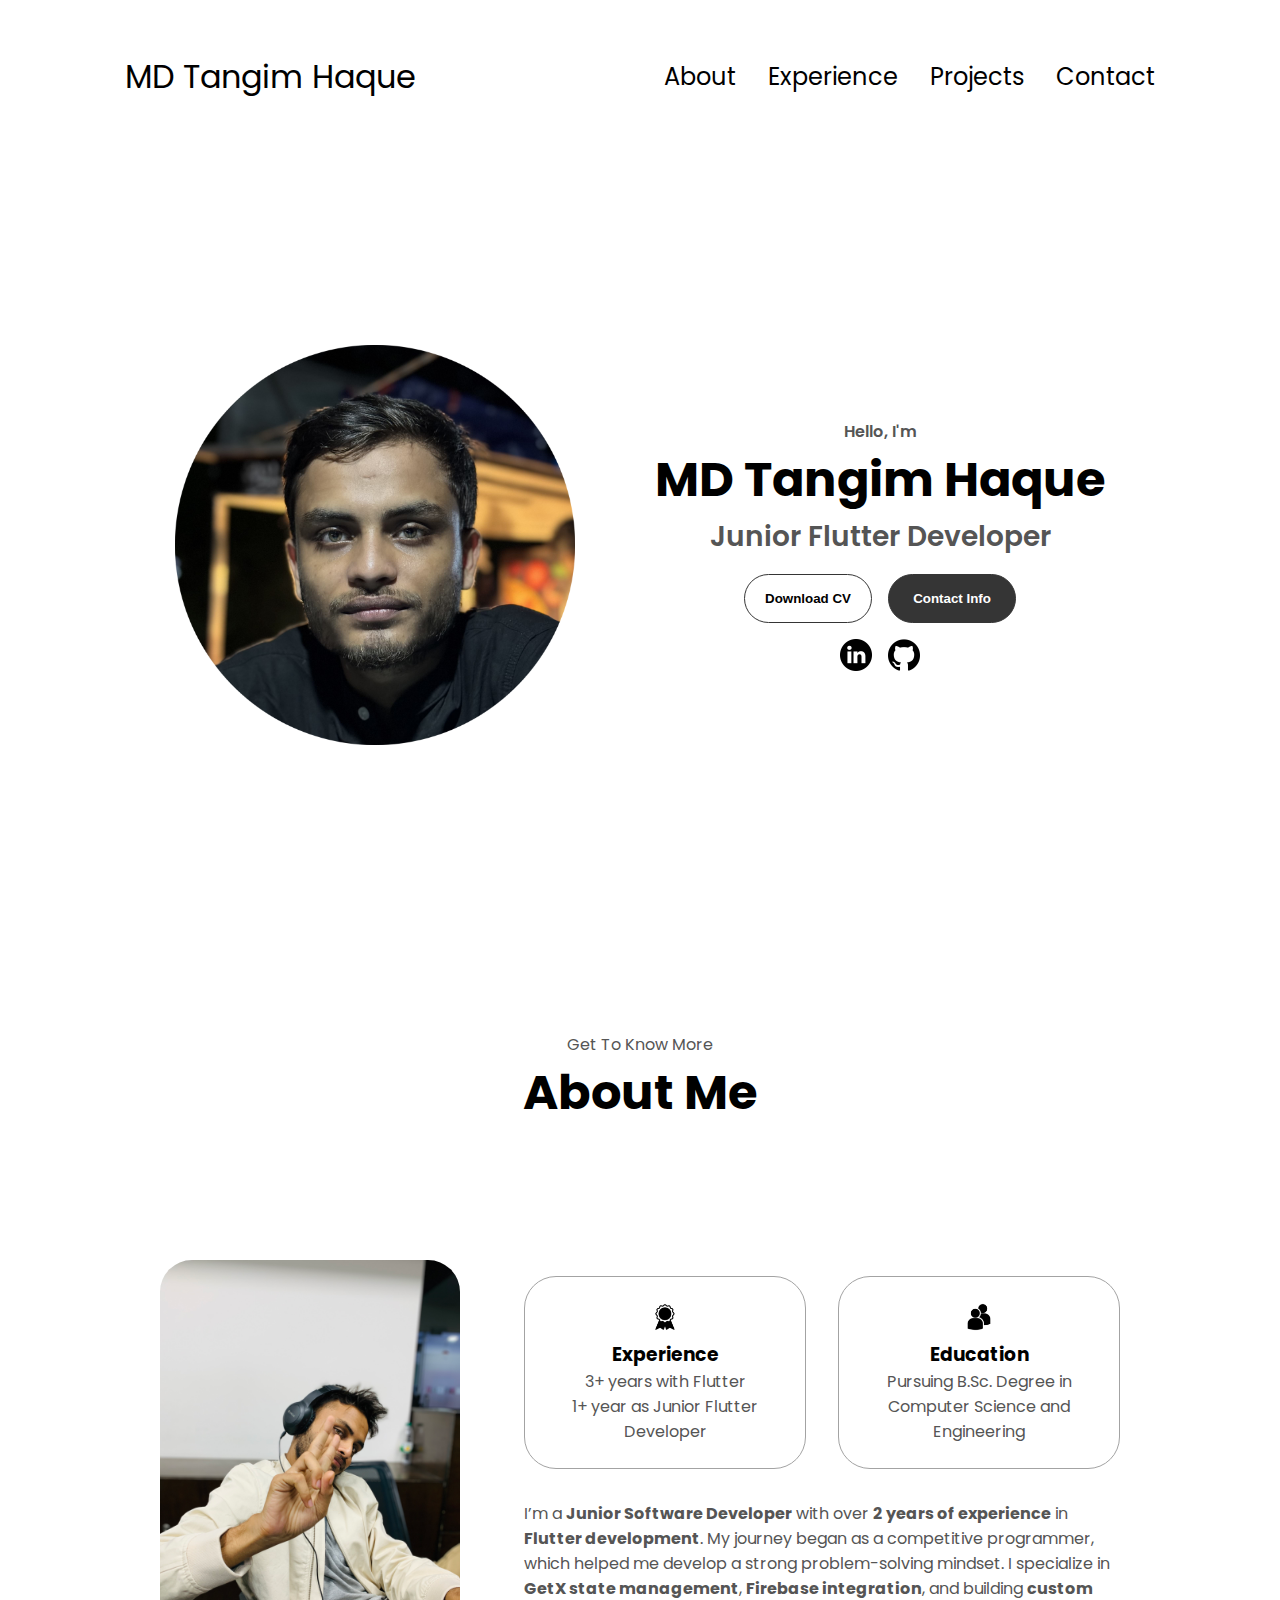
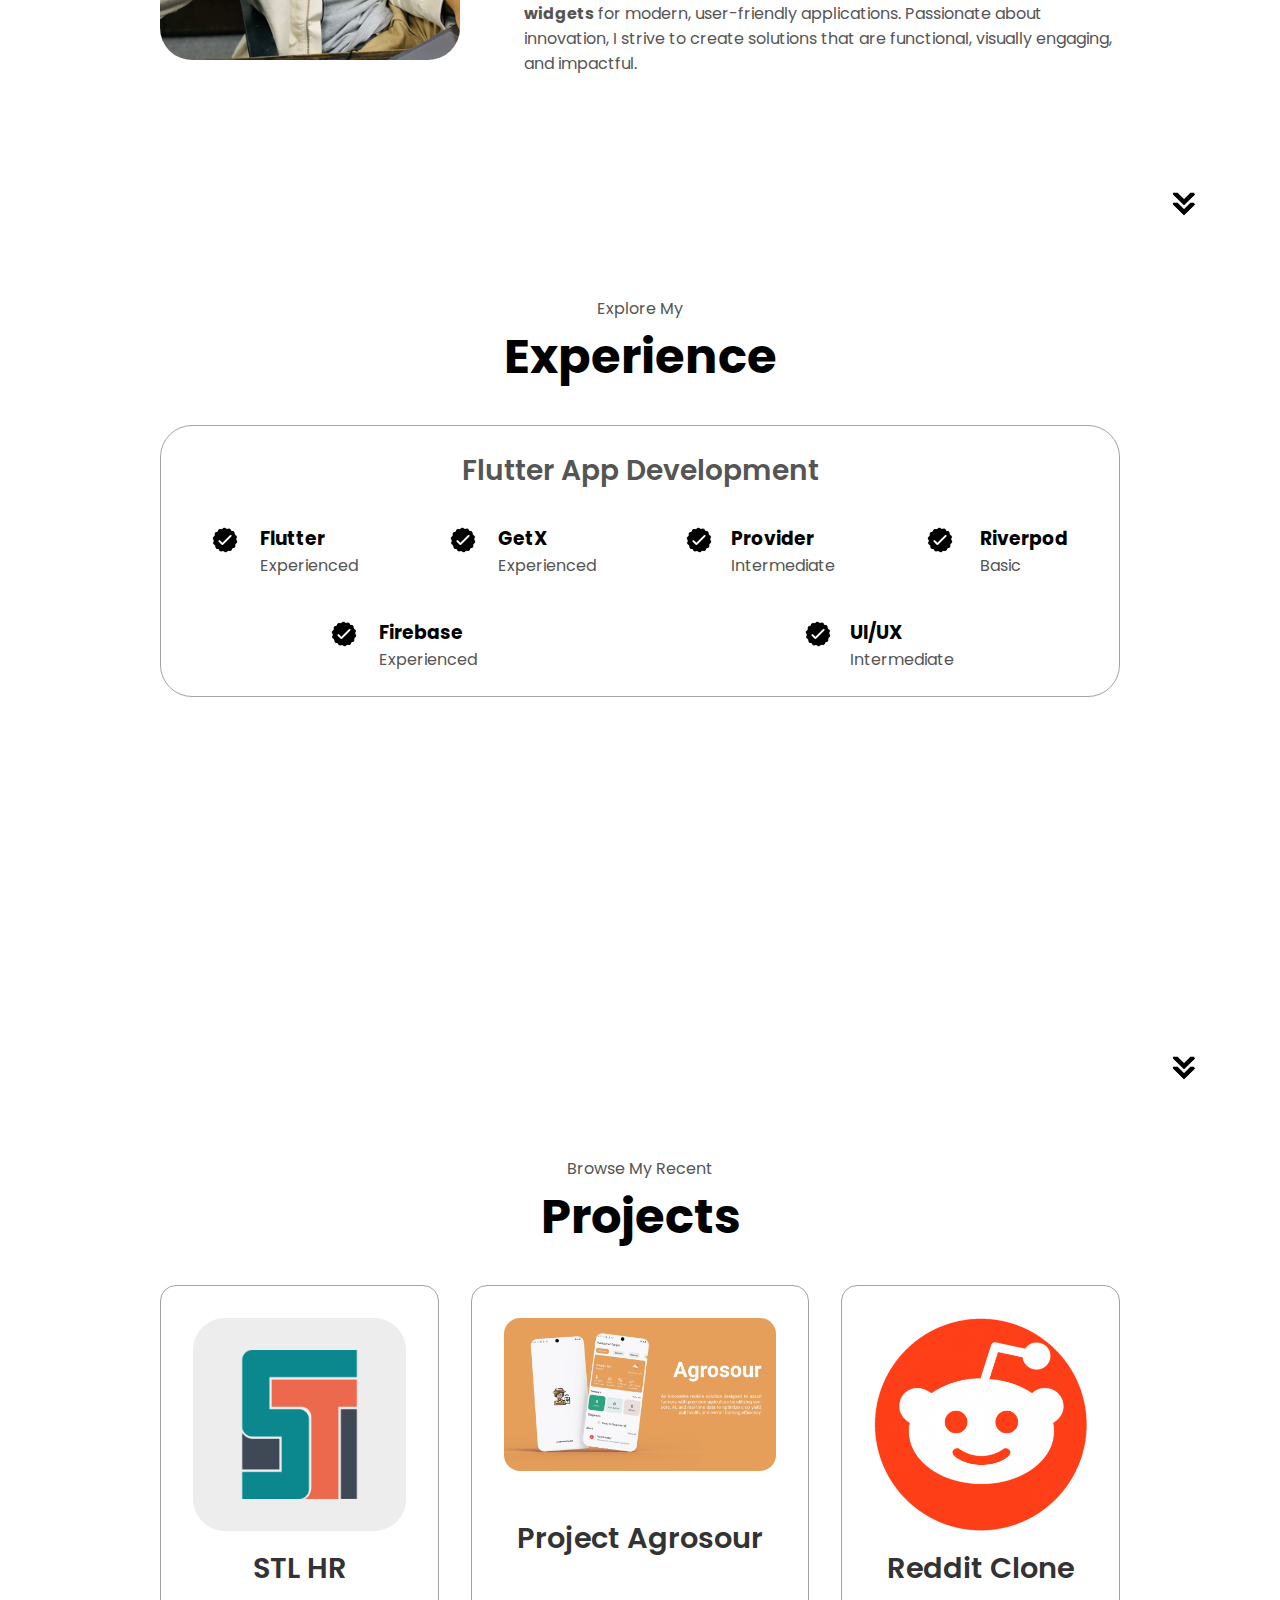
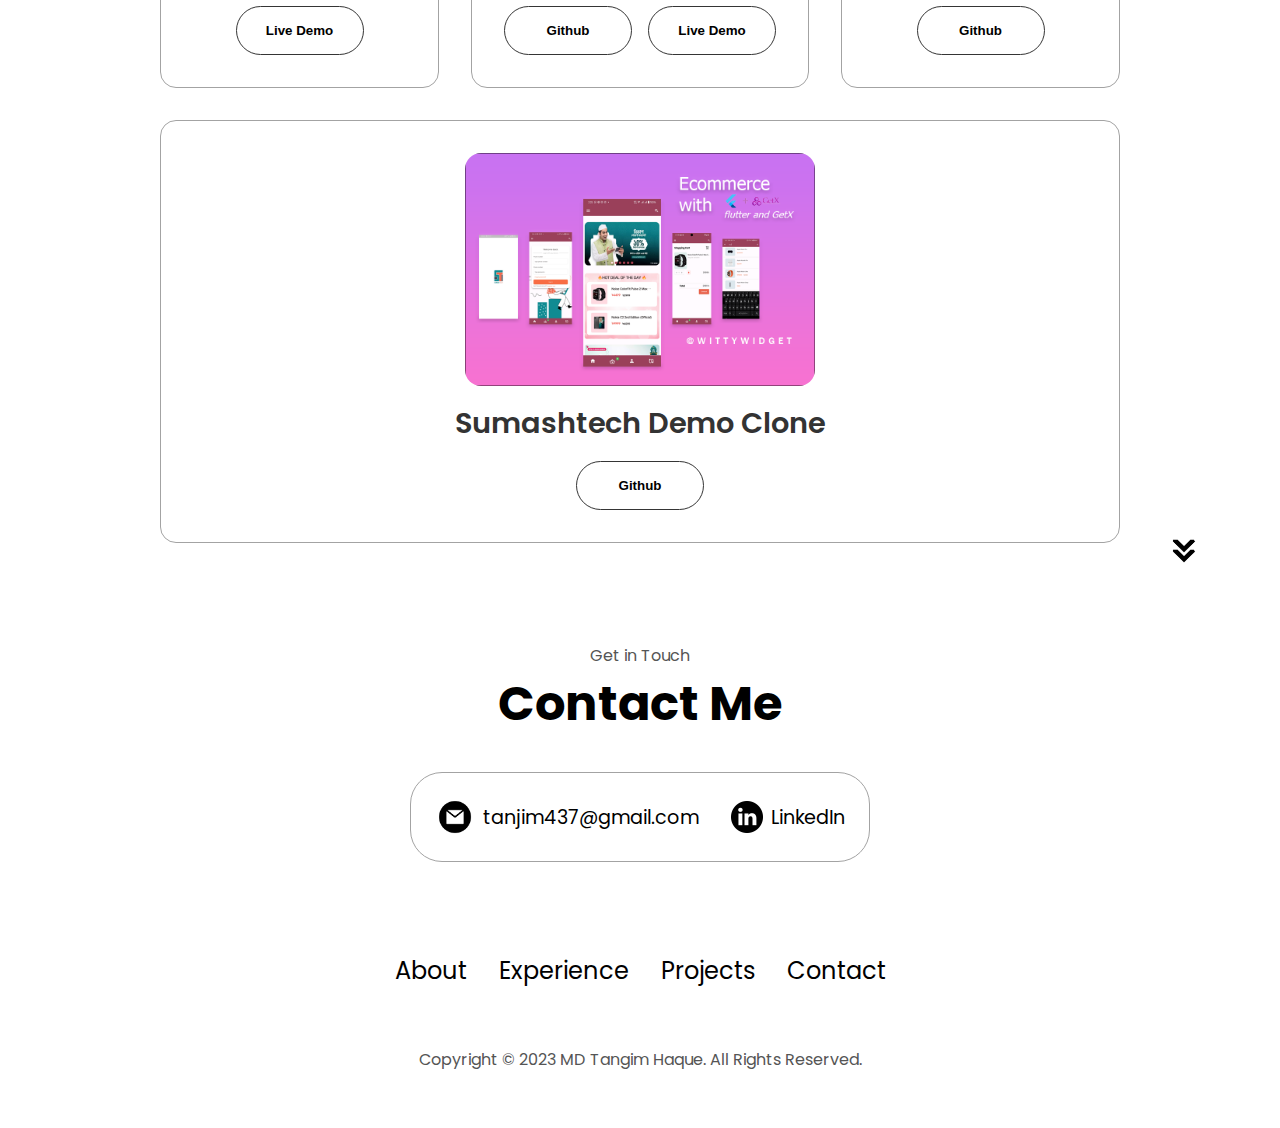
<file: index.html>
<!DOCTYPE html>
<html lang="en">

<head>
  <meta charset="UTF-8" />
  <meta http-equiv="X-UA-Compatible" content="IE=edge" />
  <meta name="viewport" content="width=device-width, initial-scale=1.0" />
  <title>MD Tangim haque</title>
  <link rel="stylesheet" href="style.css" />
  <link rel="stylesheet" href="mediaqueries.css" />
</head>

<body>
  <nav id="desktop-nav">
    <div class="logo">MD Tangim Haque</div>
    <div>
      <ul class="nav-links">
        <li><a href="#about">About</a></li>
        <li><a href="#experience">Experience</a></li>
        <li><a href="#projects">Projects</a></li>
        <li><a href="#contact">Contact</a></li>
      </ul>
    </div>
  </nav>
  <nav id="hamburger-nav">
    <div class="logo">MD Tangim Haque</div>
    <div class="hamburger-menu">
      <div class="hamburger-icon" onclick="toggleMenu()">
        <span></span>
        <span></span>
        <span></span>
      </div>
      <div class="menu-links">
        <li><a href="#about" onclick="toggleMenu()">About</a></li>
        <li><a href="#experience" onclick="toggleMenu()">Experience</a></li>
        <li><a href="#projects" onclick="toggleMenu()">Projects</a></li>
        <li><a href="#contact" onclick="toggleMenu()">Contact</a></li>
      </div>
    </div>
  </nav>
  <section id="profile">
    <div class="section__pic-container" id="profile_photo">
      <img src="./assets/profile-pic.png" alt="MD Tangim Haque profile picture" />
    </div>
    <div class="section__text">
      <p class="section__text__p1">Hello, I'm</p>
      <h1 class="title">MD Tangim Haque</h1>
      <p class="section__text__p2">Junior Flutter Developer</p>
      <div class="btn-container">
        <button class="btn btn-color-2"
          onclick="window.open('./assets/Md Tangim haque.pdf')">
          Download CV
        </button>
        <button class="btn btn-color-1" onclick="location.href='./#contact'">
          Contact Info
        </button>
      </div>
      <div id="socials-container">
        <img src="./assets/linkedin.png" alt="My LinkedIn profile" class="icon"
          onclick="location.href='https://www.linkedin.com/in/tangimhere/'" />
        <img src="./assets/github.png" alt="My Github profile" class="icon"
          onclick="location.href='https://github.com/imtangim/'" />
      </div>
    </div>
  </section>
  <section id="about">
    <p class="section__text__p1">Get To Know More</p>
    <h1 class="title">About Me</h1>
    <div class="section-container">
      <div class="section__pic-container">
        <img src="./assets/about-pic.jpg" alt="Profile picture" class="about-pic" />
      </div>
      <div class="about-details-container">
        <div class="about-containers">
          <div class="details-container">
            <img src="./assets/experience.png" alt="Experience icon" class="icon" />
            <h3>Experience</h3>
            <p>3+ years with Flutter <br /> 1+ year as Junior Flutter Developer</p>

          </div>
          <div class="details-container">
            <img src="./assets/education.png" alt="Education icon" class="icon" />
            <h3>Education</h3>
            <p>Pursuing B.Sc. Degree in <br />Computer Science and Engineering</p>
          </div>
        </div>
        <div class="text-container">
          <p>
            I’m a <strong>Junior Software Developer</strong> with over <strong>2 years of experience</strong> in
            <strong>Flutter development</strong>. My journey began as a competitive programmer, which helped me develop
            a strong problem-solving mindset. I specialize in <strong>GetX state management</strong>, <strong>Firebase
              integration</strong>, and building <strong>custom widgets</strong> for modern, user-friendly applications.
            Passionate about innovation, I strive to create solutions that are functional, visually engaging, and
            impactful.
          </p>



        </div>
      </div>
    </div>
    <img src="./assets/arrow.png" alt="Arrow icon" class="icon arrow" onclick="location.href='./#experience'" />
  </section>
  <section id="experience">
    <p class="section__text__p1">Explore My</p>
    <h1 class="title">Experience</h1>
    <div class="experience-details-container">
      <div class="about-containers">
        <div class="details-container">
          <h2 class="experience-sub-title">Flutter App Development</h2>
          <div class="article-container">
            <article>
              <img src="./assets/checkmark.png" alt="Experience icon" class="icon" />
              <div>
                <h3>Flutter</h3>
                <p>Experienced</p>
              </div>
            </article>
            <article>
              <img src="./assets/checkmark.png" alt="Experience icon" class="icon" />
              <div>
                <h3>GetX</h3>
                <p>Experienced</p>
              </div>
            </article>
            <article>
              <img src="./assets/checkmark.png" alt="Experience icon" class="icon" />
              <div>
                <h3>Provider</h3>
                <p>Intermediate</p>
              </div>
            </article>
            <article>
              <img src="./assets/checkmark.png" alt="Experience icon" class="icon" />
              <div>
                <h3>Riverpod</h3>
                <p>Basic</p>
              </div>
            </article>
            <article>
              <img src="./assets/checkmark.png" alt="Experience icon" class="icon" />
              <div>
                <h3>Firebase</h3>
                <p>Experienced</p>
              </div>
            </article>
            <article>
              <img src="./assets/checkmark.png" alt="Experience icon" class="icon" />
              <div>
                <h3>UI/UX</h3>
                <p>Intermediate</p>
              </div>
            </article>
          </div>
        </div>
      </div>
    </div>
    <img src="./assets/arrow.png" alt="Arrow icon" class="icon arrow" onclick="location.href='./#projects'" />
  </section>
  <section id="projects">
    <p class="section__text__p1">Browse My Recent</p>
    <h1 class="title">Projects</h1>
    <div class="experience-details-container">
      <div class="about-containers">
        <div class="details-container color-container">
          <div class="article-container">
            <img src="./assets/project-1.png" alt="Project 1" class="project-img" />
          </div>
          <h2 class="experience-sub-title project-title">STL HR</h2>
          <div class="btn-container">
            <!-- <button class="btn btn-color-2 project-btn" onclick="location.href='https://github.com/'">
              Github
            </button> -->
            <button class="btn btn-color-2 project-btn"
              onclick="location.href='https://stl-hr.en.uptodown.com/android'">
              Live Demo
            </button>
          </div>
        </div>
        <div class="details-container color-container">
          <div class="article-container">
            <img src="./assets/project-2.jpg" alt="Project 2" class="project-img" />
          </div>
          <h2 class="experience-sub-title project-title">Project Agrosour</h2>
          <div class="btn-container">
            <button class="btn btn-color-2 project-btn" onclick="location.href='https://github.com/imtangim/Agrosour'">
              Github
            </button>
            <button class="btn btn-color-2 project-btn" onclick="location.href='https://imtangim.github.io/Agrosour/'">
              Live Demo
            </button>
          </div>
        </div>
        <div class="details-container color-container">
          <div class="article-container">
            <img src="./assets/project-3.png" alt="Project 3" class="project-img" />
          </div>
          <h2 class="experience-sub-title project-title">Reddit Clone</h2>
          <div class="btn-container">
            <button class="btn btn-color-2 project-btn"
              onclick="location.href='https://github.com/imtangim/Reddit-Clone'">
              Github
            </button>
          </div>
        </div>
        <div class="details-container color-container">
          <div class="article-container">
            <img src="./assets/project-4.png" alt="Project 3" class="project-img" />
          </div>
          <h2 class="experience-sub-title project-title">Sumashtech Demo Clone</h2>
          <div class="btn-container">
            <button class="btn btn-color-2 project-btn"
              onclick="location.href='https://github.com/imtangim/sumash_tech_ecommerce'">
              Github
            </button>
          </div>
        </div>
      </div>
    </div>
    <img src="./assets/arrow.png" alt="Arrow icon" class="icon arrow" onclick="location.href='./#contact'" />
  </section>
  <section id="contact">
    <p class="section__text__p1">Get in Touch</p>
    <h1 class="title">Contact Me</h1>
    <div class="contact-info-upper-container">
      <div class="contact-info-container">
        <img src="./assets/email.png" alt="Email icon" class="icon contact-icon email-icon" />
        <p><a href="mailto:tanjim437@gmail.com">tanjim437@gmail.com</a></p>
      </div>
      <div class="contact-info-container">
        <img src="./assets/linkedin.png" alt="LinkedIn icon" class="icon contact-icon" />
        <p><a href="'https://github.com/imtangim/'">LinkedIn</a></p>
      </div>
    </div>
  </section>
  <footer>
    <nav>
      <div class="nav-links-container">
        <ul class="nav-links">
          <li><a href="#about">About</a></li>
          <li><a href="#experience">Experience</a></li>
          <li><a href="#projects">Projects</a></li>
          <li><a href="#contact">Contact</a></li>
        </ul>
      </div>
    </nav>
    <p>Copyright &#169; 2023 MD Tangim Haque. All Rights Reserved.</p>
  </footer>
  <script src="script.js"></script>
</body>

</html>
</file>
<file: style.css>
@import url("https://fonts.googleapis.com/css2?family=Poppins:wght@300;400;500;600&display=swap");

* {
  margin: 0;
  padding: 0;
}

body {
  font-family: "Poppins", sans-serif;
}

html {
  scroll-behavior: smooth;
}

p {
  color: rgb(85, 85, 85);
}



a,
.btn {
  transition: all 300ms ease;
}



nav,
.nav-links {
  display: flex;
}

nav {
  justify-content: space-around;
  align-items: center;
  height: 17vh;
}

.nav-links {
  gap: 2rem;
  list-style: none;
  font-size: 1.5rem;
}

a {
  color: black;
  text-decoration: none;
  text-decoration-color: white;
}

a:hover {
  color: grey;
  text-decoration: underline;
  text-underline-offset: 1rem;
  text-decoration-color: rgb(181, 181, 181);
}

.logo {
  font-size: 2rem;
}

.logo:hover {
  cursor: default;
}



#hamburger-nav {
  display: none;
}

.hamburger-menu {
  position: relative;
  display: inline-block;
}

.hamburger-icon {
  display: flex;
  flex-direction: column;
  justify-content: space-between;
  height: 24px;
  width: 30px;
  cursor: pointer;
}

.hamburger-icon span {
  width: 100%;
  height: 2px;
  background-color: black;
  transition: all 0.3 ease-in-out;
}

.menu-links {
  position: absolute;
  top: 100%;
  right: 0;
  background-color: white;
  width: fit-content;
  max-height: 0;
  overflow: hidden;
  transition: all 0.3 ease-in-out;
}

.menu-links a {
  display: block;
  padding: 10px;
  text-align: center;
  font-size: 1.5rem;
  color: black;
  text-decoration: none;
  transition: all 0.3 ease-in-out;
}

.menu-links li {
  list-style: none;
}

.menu-links.open {
  max-height: 300px;
}

.hamburger-icon.open span:first-child {
  transform: rotate(45deg) translate(10px, 5px);
}

.hamburger-icon.open span:nth-child(2) {
  opacity: 0;
}

.hamburger-icon.open span:last-child {
  transform: rotate(-45deg) translate(10px, -5px);
}

.hamburger-icon span:first-child {
  transform: none;
}

.hamburger-icon span:first-child {
  opacity: 1;
}

.hamburger-icon span:first-child {
  transform: none;
}



section {
  padding-top: 4vh;
  height: 96vh;
  margin: 0 10rem;
  box-sizing: border-box;
  min-height: fit-content;
}

.section-container {
  display: flex;
}



#profile {
  display: flex;
  justify-content: center;
  gap: 5rem;
  height: 80vh;
}

.section__pic-container {
  display: flex;
  height: 400px;
  width: 400px;
  margin: auto;
  justify-content: center;
}




.section__text {
  align-self: center;
  text-align: center;
}

.section__text p {
  font-weight: 600;
}

.section__text__p1 {
  text-align: center;
}

.section__text__p2 {
  font-size: 1.75rem;
  margin-bottom: 1rem;
}

.title {
  font-size: 3rem;
  text-align: center;
}

#socials-container {
  display: flex;
  justify-content: center;
  margin-top: 1rem;
  gap: 1rem;
}



.icon {
  cursor: pointer;
  height: 2rem;
}



.btn-container {
  display: flex;
  justify-content: center;
  gap: 1rem;
}

.btn {
  font-weight: 600;
  transition: all 300ms ease;
  padding: 1rem;
  width: 8rem;
  border-radius: 2rem;
}

.btn-color-1,
.btn-color-2 {
  border: rgb(53, 53, 53) 0.1rem solid;
}

.btn-color-1:hover,
.btn-color-2:hover {
  cursor: pointer;
}

.btn-color-1,
.btn-color-2:hover {
  background: rgb(53, 53, 53);
  color: white;
}

.btn-color-1:hover {
  background: rgb(0, 0, 0);
}

.btn-color-2 {
  background: none;
}

.btn-color-2:hover {
  border: rgb(255, 255, 255) 0.1rem solid;
}

.btn-container {
  gap: 1rem;
}



#about {
  position: relative;
}

.about-containers {
  gap: 2rem;
  margin-bottom: 2rem;
  margin-top: 2rem;
}

.about-details-container {
  justify-content: center;
  flex-direction: column;
}

.about-containers,
.about-details-container {
  display: flex;
}

.about-pic {
  border-radius: 2rem;
}

.arrow {
  position: absolute;
  right: -5rem;
  bottom: 2.5rem;
}

.details-container {
  padding: 1.5rem;
  flex: 1;
  background: white;
  border-radius: 2rem;
  border: rgb(53, 53, 53) 0.1rem solid;
  border-color: rgb(163, 163, 163);
  text-align: center;
}

.section-container {
  gap: 4rem;
  height: 80%;
}

.section__pic-container {
  height: 400px;
  width: 400px;
  margin: auto 0;
}



#experience {
  position: relative;
}

.experience-sub-title {
  color: rgb(85, 85, 85);
  font-weight: 600;
  font-size: 1.75rem;
  margin-bottom: 2rem;
}

.experience-details-container {
  display: flex;
  justify-content: center;
  flex-direction: column;
}

.article-container {
  display: flex;
  text-align: initial;
  flex-wrap: wrap;
  flex-direction: row;
  gap: 2.5rem;
  justify-content: space-around;
}

article {
  display: flex;
  width: 10rem;
  justify-content: space-around;
  gap: 0.5rem;
}

article .icon {
  cursor: default;
}


#projects {
  position: relative;
  padding: 2rem 0;
}

.color-container {
  background: rgb(250, 250, 250);
  background-color: white;
  padding: 2rem;
  display: flex;
  flex-direction: column;
  align-items: center;
  border-radius: 1rem;
  justify-content: space-between;
}

.project-img {
  border-radius: 1rem;
  width: 100%;
  max-width: 350px;
  height: auto;
  margin-bottom: 1rem;
  object-fit: cover;
  display: block;
  margin-left: auto;
  margin-right: auto;
}

.project-title {
  font-size: 1.8rem;
  color: #333;
  font-weight: 600;
  text-align: center;
  margin-bottom: 1rem;
}

.btn-container {
  display: flex;
  justify-content: center;
  gap: 1rem;
}

.project-btn {
  font-weight: 600;
  padding: 1rem;
  width: 8rem;
  border-radius: 2rem;
  text-align: center;
  transition: background 300ms ease;
}

.project-btn:hover {
  background: rgb(53, 53, 53);
  color: white;
  cursor: pointer;
}




#contact {
  display: flex;
  justify-content: center;
  flex-direction: column;
  height: 70vh;
}

.contact-info-upper-container {
  display: flex;
  justify-content: center;
  border-radius: 2rem;
  border: rgb(53, 53, 53) 0.1rem solid;
  border-color: rgb(163, 163, 163);
  background: (250, 250, 250);
  margin: 2rem auto;
  padding: 0.5rem;
}

.contact-info-container {
  display: flex;
  align-items: center;
  justify-content: center;
  gap: 0.5rem;
  margin: 1rem;
}

.contact-info-container p {
  font-size: larger;
}

.contact-icon {
  cursor: default;
}

.email-icon {
  height: 2.5rem;
}



footer {
  height: 26vh;
  margin: 0 1rem;
}

footer p {
  text-align: center;
}
</file>
<file: mediaqueries.css>
@media screen and (max-width: 1400px) {
  #profile {
    height: 83vh;
    margin-bottom: 6rem;
  }

  .about-containers {
    flex-wrap: wrap;
  }

  #contact,
  #projects {
    height: fit-content;
  }
}

@media screen and (max-width: 1200px) {
  #desktop-nav {
    display: none;
  }

  #hamburger-nav {
    display: flex;
  }

  #experience,
  .experience-details-container {
    margin-top: 2rem;
  }

  #profile,
  .section-container {
    display: block;
  }

  .arrow {
    display: none;
  }

  section,
  .section-container {
    height: fit-content;
  }

  section {
    margin: 0 5%;
  }

  .section__pic-container {
    width: 275px;
    height: 275px;
    margin: 0 auto 2rem;
  }

  .about-containers {
    margin-top: 0;
  }
}

@media screen and (max-width: 600px) {

  #contact,
  footer {
    height: 40vh;
  }

  #profile {
    height: 83vh;
    margin-bottom: 0;
  }

  article {
    font-size: 1rem;
  }

  .article-container {
    justify-content: start;
  }

  footer nav {
    height: fit-content;
    margin-bottom: 2rem;
  }

  .about-containers,
  .contact-info-upper-container,
  .btn-container {
    flex-wrap: wrap;
  }

  .contact-info-container {
    margin: 0;
  }

  .contact-info-container p,
  .nav-links li a {
    font-size: 1rem;
  }

  .experience-sub-title {
    font-size: 1.25rem;
  }

  .logo {
    font-size: 1.5rem;
  }

  .nav-links {
    flex-direction: column;
    gap: 0.5rem;
    text-align: center;
  }

  .section__pic-container {
    width: auto;
    height: 46vw;
    justify-content: center;
  }

  .section__text__p2 {
    font-size: 1.25rem;
  }

  .title {
    font-size: 2rem;
  }

  .text-container {
    text-align: justify;
  }
}
</file>
